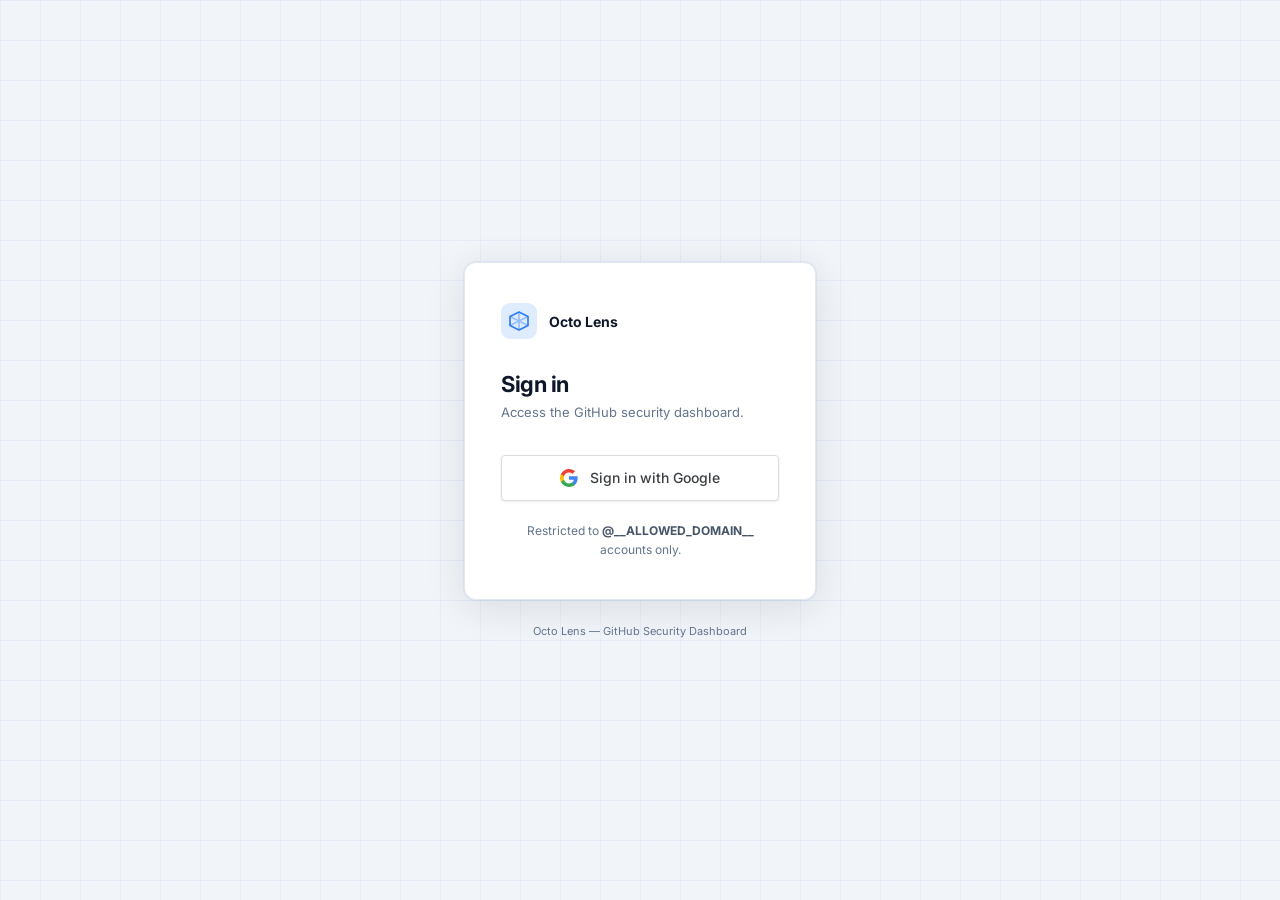
<file: internal/web/static/login.html>
<!DOCTYPE html>
<html lang="en">
<head>
  <meta charset="UTF-8">
  <meta name="viewport" content="width=device-width, initial-scale=1.0">
  <title>Sign in — Octo Lens</title>
  <link rel="preconnect" href="https://fonts.googleapis.com">
  <link rel="preconnect" href="https://fonts.gstatic.com" crossorigin>
  <link href="https://fonts.googleapis.com/css2?family=Inter:wght@400;500;600;700&display=swap" rel="stylesheet">
  <style>
    :root {
      --bg:          #f1f5f9;
      --bg-card:     #ffffff;
      --bg-elevated: #f8fafc;
      --border:      #e2e8f0;
      --text:        #0f172a;
      --text-secondary: #475569;
      --text-muted:  #64748b;
      --accent:      #2563eb;
      --radius:      6px;
    }

    * { box-sizing: border-box; margin: 0; padding: 0; }
    html, body { height: 100%; }

    body {
      font-family: 'Inter', -apple-system, BlinkMacSystemFont, sans-serif;
      background: var(--bg);
      color: var(--text);
      display: flex;
      align-items: center;
      justify-content: center;
      min-height: 100vh;
      -webkit-font-smoothing: antialiased;
    }

    body::before {
      content: '';
      position: fixed;
      inset: 0;
      background-image:
        linear-gradient(rgba(37,99,235,0.05) 1px, transparent 1px),
        linear-gradient(90deg, rgba(37,99,235,0.05) 1px, transparent 1px);
      background-size: 40px 40px;
      pointer-events: none;
    }

    .login-wrap {
      width: 100%;
      max-width: 400px;
      padding: 24px;
      position: relative;
      z-index: 1;
    }

    .login-card {
      background: var(--bg-card);
      border: 1px solid var(--border);
      border-radius: 12px;
      padding: 40px 36px;
      box-shadow: 0 8px 40px rgba(0,0,0,0.10), 0 0 0 1px rgba(37,99,235,0.07);
    }

    .login-logo {
      display: flex;
      align-items: center;
      gap: 12px;
      margin-bottom: 32px;
    }

    .login-logo-text .app-name {
      display: block;
      font-size: 14px;
      font-weight: 700;
      color: var(--text);
    }

    h1 {
      font-size: 22px;
      font-weight: 700;
      color: var(--text);
      letter-spacing: -0.02em;
      margin-bottom: 6px;
    }

    .subtitle {
      font-size: 13px;
      color: var(--text-muted);
      margin-bottom: 32px;
      line-height: 1.5;
    }

    .btn-google {
      display: flex;
      align-items: center;
      justify-content: center;
      gap: 12px;
      width: 100%;
      height: 46px;
      padding: 0 20px;
      background: #fff;
      color: #3c4043;
      border: 1px solid #dadce0;
      border-radius: 4px;
      font-size: 14px;
      font-weight: 500;
      font-family: inherit;
      cursor: pointer;
      text-decoration: none;
      transition: background 0.15s, box-shadow 0.15s;
      box-shadow: 0 1px 3px rgba(0,0,0,0.08);
    }

    .btn-google:hover {
      background: #f8f9fa;
      box-shadow: 0 2px 8px rgba(0,0,0,0.12);
    }

    .btn-google:active {
      background: #f1f3f4;
    }

    .google-icon {
      flex-shrink: 0;
    }

    .divider {
      display: flex;
      align-items: center;
      gap: 12px;
      margin: 24px 0;
    }

    .divider::before, .divider::after {
      content: '';
      flex: 1;
      height: 1px;
      background: var(--border);
    }

    .divider span {
      font-size: 11px;
      color: var(--text-muted);
    }

    .restricted-note {
      text-align: center;
      font-size: 12px;
      color: var(--text-muted);
      margin-top: 20px;
      line-height: 1.6;
    }

    .restricted-note strong {
      color: var(--text-secondary);
    }

    .login-footer {
      text-align: center;
      margin-top: 24px;
      font-size: 11px;
      color: var(--text-muted);
    }
  </style>
</head>
<body>
  <div class="login-wrap">
    <div class="login-card">

      <div class="login-logo">
        <svg width="36" height="36" viewBox="0 0 32 32" fill="none">
          <rect width="32" height="32" rx="8" fill="#2D7FF9" fill-opacity="0.15"/>
          <path d="M16 8L8 12V20L16 24L24 20V12L16 8Z" stroke="#2D7FF9" stroke-width="1.5" stroke-linejoin="round"/>
          <path d="M16 8V24M8 12L24 20M24 12L8 20" stroke="#2D7FF9" stroke-width="1.5" opacity="0.4"/>
        </svg>
        <div class="login-logo-text">
          <span class="app-name">Octo Lens</span>
        </div>
      </div>

      <h1>Sign in</h1>
      <p class="subtitle">Access the GitHub security dashboard.</p>

      <!-- GOOGLE_SSO_START -->
      <a href="/auth/google" class="btn-google">
        <svg class="google-icon" width="18" height="18" viewBox="0 0 18 18">
          <path fill="#4285F4" d="M17.64 9.2c0-.637-.057-1.251-.164-1.84H9v3.481h4.844c-.209 1.125-.843 2.078-1.796 2.717v2.258h2.908c1.702-1.567 2.684-3.874 2.684-6.615z"/>
          <path fill="#34A853" d="M9 18c2.43 0 4.467-.806 5.956-2.18l-2.908-2.259c-.806.54-1.837.86-3.048.86-2.344 0-4.328-1.584-5.036-3.711H.957v2.332C2.438 15.983 5.482 18 9 18z"/>
          <path fill="#FBBC05" d="M3.964 10.71c-.18-.54-.282-1.117-.282-1.71s.102-1.17.282-1.71V4.958H.957C.347 6.173 0 7.548 0 9s.348 2.827.957 4.042l3.007-2.332z"/>
          <path fill="#EA4335" d="M9 3.58c1.321 0 2.508.454 3.44 1.345l2.582-2.58C13.463.891 11.426 0 9 0 5.482 0 2.438 2.017.957 4.958L3.964 7.29C4.672 5.163 6.656 3.58 9 3.58z"/>
        </svg>
        Sign in with Google
      </a>

      <!-- RESTRICTED_NOTE_START -->
      <p class="restricted-note">
        Restricted to <strong>@__ALLOWED_DOMAIN__</strong> accounts only.
      </p>
      <!-- RESTRICTED_NOTE_END -->
      <!-- GOOGLE_SSO_END -->

      <!-- PASSWORD_FORM_START
      <form id="login-form" style="display:flex;flex-direction:column;gap:12px;">
        <input type="password" id="login-password" placeholder="Password" required
          style="padding:10px 14px;border:1px solid var(--border);border-radius:8px;font-size:14px;background:var(--bg-secondary);color:var(--text-primary);">
        <button type="submit" style="padding:10px 14px;border:none;border-radius:8px;background:#2D7FF9;color:#fff;font-size:14px;font-weight:600;cursor:pointer;">
          Sign in
        </button>
        <p id="login-error" style="color:#e53935;font-size:13px;display:none;margin:0;"></p>
      </form>
      <script>
        document.getElementById('login-form').addEventListener('submit', function(e) {
          e.preventDefault();
          var pw = document.getElementById('login-password').value;
          fetch('/auth/login', {
            method: 'POST',
            headers: {'Content-Type': 'application/json'},
            body: JSON.stringify({username: 'admin', password: pw})
          }).then(function(r) {
            if (r.ok) { window.location.href = '/'; }
            else {
              document.getElementById('login-error').textContent = 'Invalid password';
              document.getElementById('login-error').style.display = 'block';
            }
          });
        });
      </script>
      PASSWORD_FORM_END -->

    </div>
    <div class="login-footer">Octo Lens &mdash; GitHub Security Dashboard</div>
  </div>
</body>
</html>
</file>
